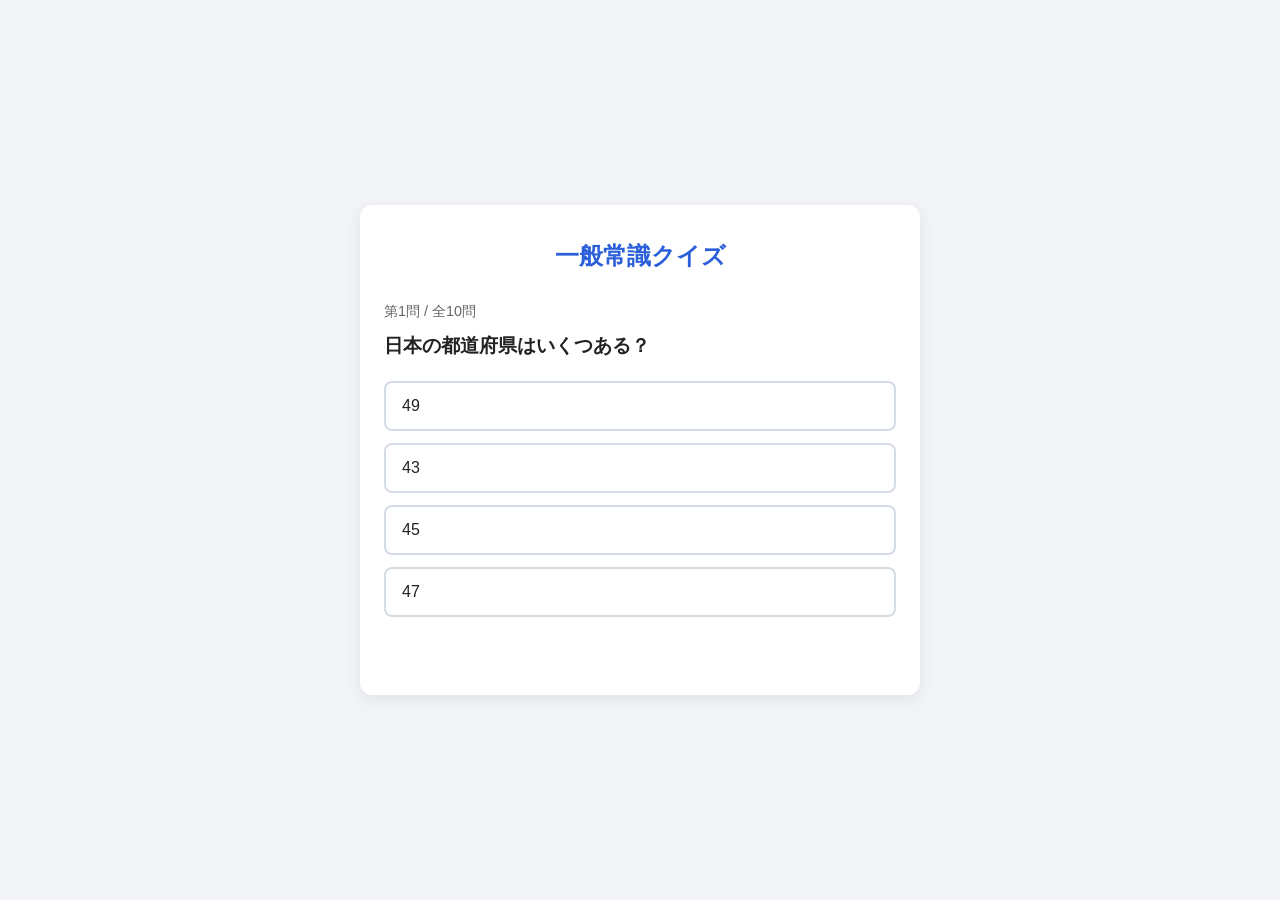
<file: general-quiz/index.html>
<!DOCTYPE html>
<html lang="ja">
<head>
  <meta charset="UTF-8">
  <meta name="viewport" content="width=device-width, initial-scale=1.0">
  <title>一般常識クイズ</title>
  <link rel="stylesheet" href="style.css">
</head>
<body>
  <main class="card">
    <h1 class="title">一般常識クイズ</h1>

    <!-- クイズ画面 -->
    <section id="quiz-screen">
      <p id="progress" class="progress"></p>
      <h2 id="question" class="question"></h2>
      <div id="choices" class="choices"></div>
      <p id="feedback" class="feedback" aria-live="polite"></p>
      <button id="next-button" class="primary-button" hidden>次の問題へ</button>
    </section>

    <!-- 結果画面 -->
    <section id="result-screen" hidden>
      <h2 class="result-heading">結果</h2>
      <p id="score" class="score"></p>
      <p id="result-message" class="result-message"></p>
      <button id="restart-button" class="primary-button">もう一度最初から</button>
      <button id="retry-wrong-button" class="secondary-button">間違えた問題を解く</button>
    </section>
  </main>

  <script src="script.js"></script>
</body>
</html>
</file>
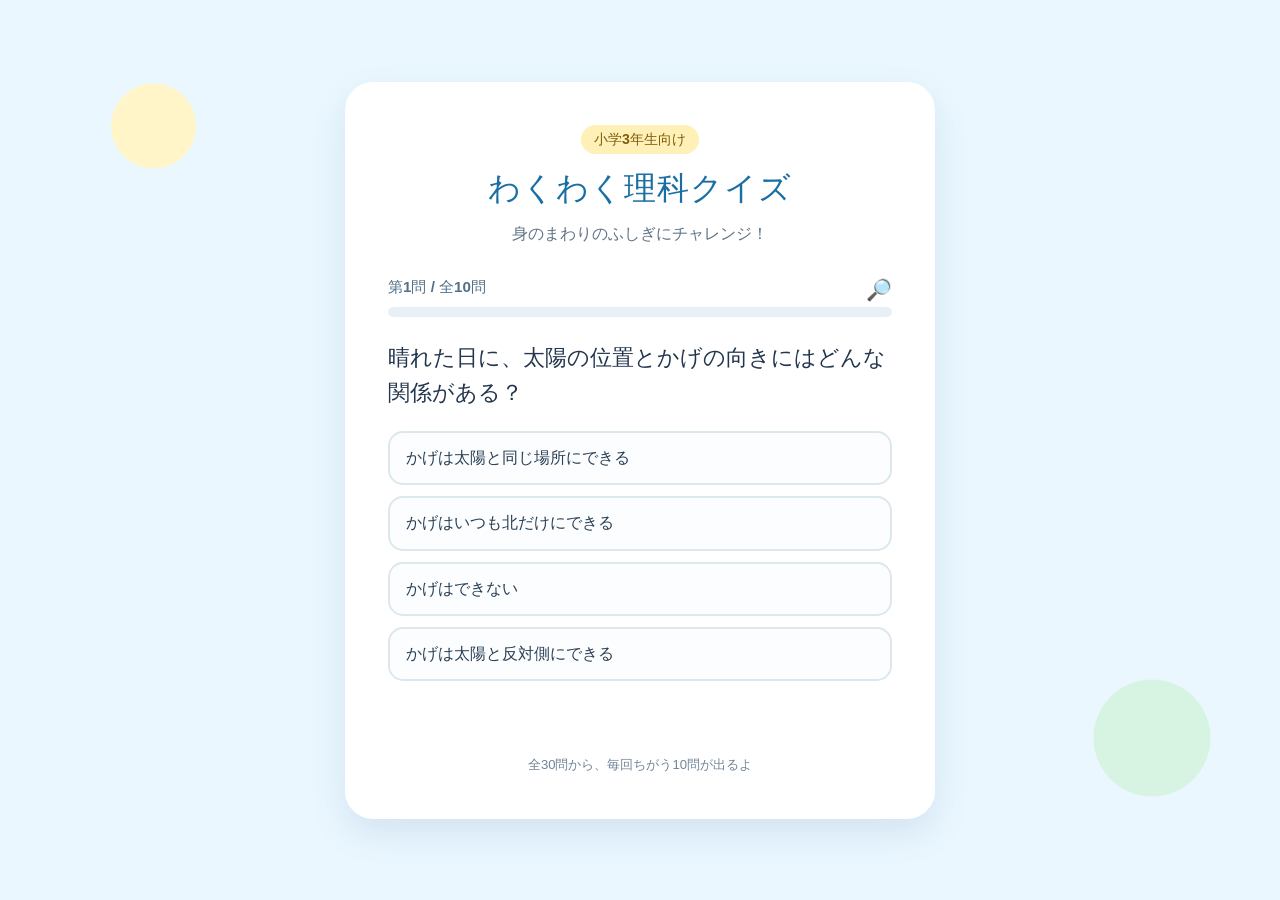
<file: science-quiz/index.html>
<!DOCTYPE html>
<html lang="ja">
<head>
  <meta charset="UTF-8">
  <meta name="viewport" content="width=device-width, initial-scale=1.0">
  <meta name="theme-color" content="#eaf7ff">
  <title>わくわく理科クイズ｜小学3年生</title>
  <link rel="stylesheet" href="style.css">
</head>
<body>
  <main class="quiz-card">
    <header class="quiz-header">
      <p class="eyebrow">小学3年生向け</p>
      <h1>わくわく理科クイズ</h1>
      <p class="intro">身のまわりのふしぎにチャレンジ！</p>
    </header>

    <section id="quiz-screen" aria-labelledby="question">
      <div class="progress-row">
        <p id="progress" class="progress"></p>
        <span class="progress-icon" aria-hidden="true">🔎</span>
      </div>
      <div class="progress-track" aria-hidden="true">
        <div id="progress-bar" class="progress-bar"></div>
      </div>
      <h2 id="question" class="question"></h2>
      <div id="choices" class="choices"></div>
      <p id="feedback" class="feedback" aria-live="polite"></p>
      <button id="next-button" class="primary-button" type="button" hidden>次の問題へ</button>
    </section>

    <section id="result-screen" aria-labelledby="result-heading" hidden>
      <div class="result-sparkle" aria-hidden="true">🌟</div>
      <h2 id="result-heading" class="result-heading">チャレンジ結果</h2>
      <p id="score" class="score"></p>
      <p id="result-message" class="result-message"></p>
      <button id="restart-button" class="primary-button" type="button">もう一度最初から</button>
      <button id="retry-wrong-button" class="secondary-button" type="button">間違えた問題を解く</button>
    </section>
    <footer>全30問から、毎回ちがう10問が出るよ</footer>
  </main>
  <script src="script.js"></script>
</body>
</html>
</file>
<file: general-quiz/style.css>
/* 全体の基本設定 */
* {
  box-sizing: border-box;
}

body {
  margin: 0;
  min-height: 100vh;
  display: flex;
  align-items: center;
  justify-content: center;
  padding: 16px;
  background: #f2f4f8;
  color: #222;
  font-family: "Hiragino Kaku Gothic ProN", "Yu Gothic", "Meiryo", sans-serif;
  line-height: 1.6;
}

/* クイズを囲むカード */
.card {
  width: 100%;
  max-width: 560px;
  background: #fff;
  border-radius: 12px;
  padding: 32px 24px;
  box-shadow: 0 4px 16px rgba(0, 0, 0, 0.08);
}

.title {
  margin: 0 0 24px;
  font-size: 1.5rem;
  text-align: center;
  color: #2b5fd9;
}

.progress {
  margin: 0 0 8px;
  font-size: 0.9rem;
  color: #666;
}

.question {
  margin: 0 0 20px;
  font-size: 1.2rem;
}

/* 選択肢ボタン */
.choices {
  display: grid;
  gap: 12px;
}

.choice-button {
  width: 100%;
  padding: 14px 16px;
  border: 2px solid #d5dbe5;
  border-radius: 8px;
  background: #fff;
  font-size: 1rem;
  text-align: left;
  cursor: pointer;
  transition: background 0.15s, border-color 0.15s;
}

.choice-button:hover:not(:disabled) {
  border-color: #2b5fd9;
  background: #f0f5ff;
}

/* 回答後も文字が薄くならないよう、文字色を固定する */
.choice-button,
.choice-button:disabled {
  color: #222;
}

.choice-button:disabled {
  cursor: default;
}

.choice-button.correct {
  border-color: #2e9d5b;
  background: #e6f6ec;
}

.choice-button.wrong {
  border-color: #d64545;
  background: #fdeaea;
}

/* 回答後の〇／×の印（赤色） */
.choice-button.correct,
.choice-button.wrong {
  display: flex;
  align-items: center;
  justify-content: space-between;
  gap: 12px;
}

.choice-mark {
  flex-shrink: 0;
  display: inline-flex;
  align-items: center;
  justify-content: center;
  width: 1.2em;
  height: 1em;
  color: #d62828;
  /* 〇と×の大きさがそろうよう、印だけはフォントを固定する */
  font-family: "Yu Gothic", "YuGothic", "Hiragino Kaku Gothic ProN", Meiryo, sans-serif;
  font-size: 1.5rem;
  font-weight: bold;
  line-height: 1;
}

/* 正誤フィードバック */
.feedback {
  min-height: 1.6em;
  margin: 20px 0 0;
  font-weight: bold;
}

.feedback.correct {
  color: #2e9d5b;
}

.feedback.wrong {
  color: #d64545;
}

/* 共通ボタン */
.primary-button {
  display: block;
  width: 100%;
  margin-top: 20px;
  padding: 14px;
  border: none;
  border-radius: 8px;
  background: #2b5fd9;
  color: #fff;
  font-size: 1rem;
  font-weight: bold;
  cursor: pointer;
}

.primary-button:hover {
  background: #1f4bb3;
}

.secondary-button {
  display: block;
  width: 100%;
  margin-top: 12px;
  padding: 14px;
  border: 2px solid #2b5fd9;
  border-radius: 8px;
  background: #fff;
  color: #2b5fd9;
  font-size: 1rem;
  font-weight: bold;
  cursor: pointer;
}

.secondary-button:hover {
  background: #f0f5ff;
}

/* 結果画面 */
.result-heading {
  margin: 0;
  text-align: center;
}

.score {
  margin: 16px 0 8px;
  font-size: 1.6rem;
  font-weight: bold;
  text-align: center;
}

.result-message {
  margin: 0;
  text-align: center;
  color: #555;
}

[hidden] {
  display: none !important;
}
</file>
<file: science-quiz/style.css>
* {
  box-sizing: border-box;
}

:root {
  color-scheme: light;
  font-family: "Yu Gothic", "Hiragino Kaku Gothic ProN", Meiryo, sans-serif;
  color: #23364d;
  background: #eaf7ff;
  font-synthesis: none;
  line-height: 1.65;
}

body {
  min-width: 320px;
  min-height: 100vh;
  display: grid;
  place-items: center;
  margin: 0;
  padding: 20px 14px;
  background:
    radial-gradient(circle at 12% 14%, #fff5c8 0 42px, transparent 43px),
    radial-gradient(circle at 90% 82%, #d7f4e3 0 58px, transparent 59px),
    #eaf7ff;
}

button {
  font: inherit;
}

.quiz-card {
  width: min(100%, 590px);
  padding: clamp(22px, 6vw, 40px);
  border: 3px solid #fff;
  border-radius: 28px;
  background: #fff;
  box-shadow: 0 14px 35px rgb(52 104 139 / 13%);
}

.quiz-header {
  margin-bottom: 26px;
  text-align: center;
}

.eyebrow {
  display: inline-block;
  margin: 0 0 8px;
  padding: 3px 13px;
  border-radius: 999px;
  background: #fff0b8;
  color: #805c0a;
  font-size: 0.88rem;
  font-weight: 700;
}

h1 {
  margin: 0;
  color: #196fa3;
  font-size: clamp(1.55rem, 6vw, 2rem);
  letter-spacing: 0.03em;
}

.intro {
  margin: 6px 0 0;
  color: #607387;
}

.progress-row {
  display: flex;
  align-items: center;
  justify-content: space-between;
}

.progress {
  margin: 0 0 8px;
  color: #52718a;
  font-size: 0.95rem;
  font-weight: 700;
}

.progress-icon {
  font-size: 1.3rem;
}

.progress-track {
  height: 10px;
  overflow: hidden;
  margin-bottom: 24px;
  border-radius: 999px;
  background: #e8f0f5;
}

.progress-bar {
  width: 0;
  height: 100%;
  border-radius: inherit;
  background: linear-gradient(90deg, #4bc5a2, #39a9d8);
  transition: width 180ms ease;
}

.question {
  min-height: 3.2em;
  margin: 0 0 18px;
  font-size: clamp(1.15rem, 4.5vw, 1.4rem);
  line-height: 1.55;
}

.choices {
  display: grid;
  gap: 11px;
}

.choice-button {
  width: 100%;
  min-height: 54px;
  padding: 12px 16px;
  border: 2px solid #dce8ee;
  border-radius: 15px;
  background: #fbfdff;
  color: #2b4054;
  cursor: pointer;
  text-align: left;
  transition: border-color 140ms ease, background 140ms ease, transform 140ms ease;
}

.choice-button:hover:not(:disabled),
.choice-button:focus-visible {
  border-color: #52b6d5;
  background: #f0fbff;
  outline: none;
  transform: translateY(-1px);
}

.choice-button:disabled {
  cursor: default;
}

.choice-button.correct {
  border-color: #47b57b;
  background: #e9f8ef;
}

.choice-button.wrong {
  border-color: #e77a72;
  background: #fff0ee;
}

/* 回答後の〇／×の印（赤色） */
.choice-button.correct,
.choice-button.wrong {
  display: flex;
  align-items: center;
  justify-content: space-between;
  gap: 12px;
}

.choice-mark {
  flex-shrink: 0;
  display: inline-flex;
  align-items: center;
  justify-content: center;
  width: 1.2em;
  height: 1em;
  color: #d62828;
  /* 〇と×の大きさがそろうよう、印だけはフォントを固定する */
  font-family: "Yu Gothic", "YuGothic", "Hiragino Kaku Gothic ProN", Meiryo, sans-serif;
  font-size: 1.5rem;
  font-weight: 800;
  line-height: 1;
}

.feedback {
  min-height: 1.65em;
  margin: 18px 0 0;
  font-weight: 700;
}

.feedback.correct {
  color: #218451;
}

.feedback.wrong {
  color: #c24f47;
}

.primary-button,
.secondary-button {
  width: 100%;
  min-height: 54px;
  margin-top: 16px;
  padding: 12px 18px;
  border-radius: 15px;
  font-weight: 700;
  cursor: pointer;
}

.primary-button {
  border: 0;
  background: #1888ba;
  color: #fff;
  box-shadow: 0 4px 0 #106a94;
}

.primary-button:hover {
  background: #117aa9;
}

.secondary-button {
  border: 2px solid #1888ba;
  background: #fff;
  color: #126f99;
}

.secondary-button:hover {
  background: #effaff;
}

button:focus-visible {
  outline: 3px solid #f4bb3f;
  outline-offset: 3px;
}

.result-sparkle {
  margin: 8px 0;
  font-size: 3rem;
  text-align: center;
}

.result-heading {
  margin: 0;
  text-align: center;
}

.score {
  margin: 12px 0 4px;
  color: #167da9;
  font-size: clamp(1.8rem, 8vw, 2.4rem);
  font-weight: 800;
  text-align: center;
}

.result-message {
  margin: 0 0 18px;
  color: #52677a;
  text-align: center;
}

footer {
  margin-top: 28px;
  color: #718598;
  font-size: 0.82rem;
  text-align: center;
}

[hidden] {
  display: none !important;
}

@media (max-width: 420px) {
  .quiz-card {
    border-radius: 22px;
  }
}

@media (prefers-reduced-motion: reduce) {
  *,
  *::before,
  *::after {
    scroll-behavior: auto !important;
    transition-duration: 0.01ms !important;
  }
}
</file>
